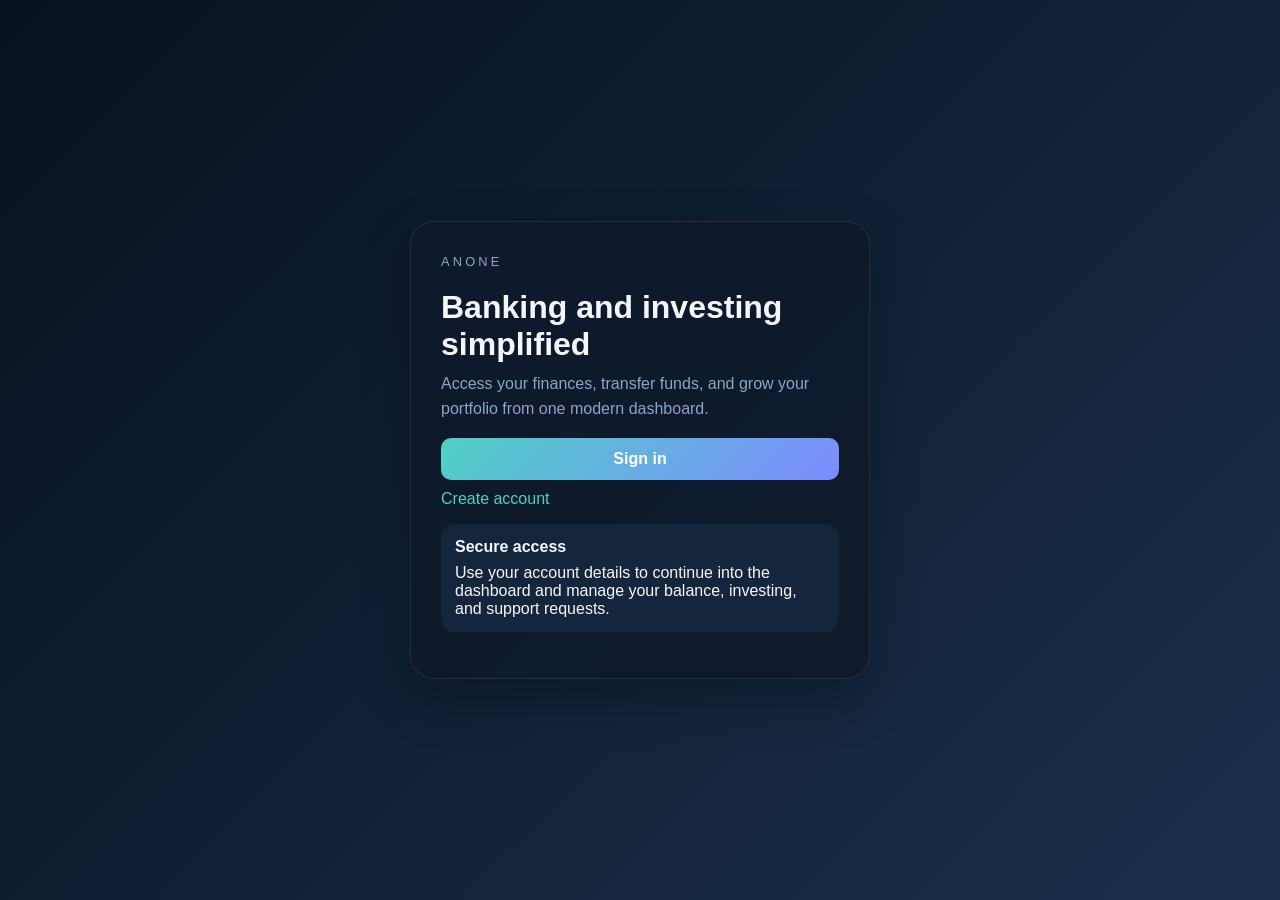
<file: anone-bank/home.html>
<!DOCTYPE html>
<html lang="en">
  <head>
    <meta charset="UTF-8" />
    <meta name="viewport" content="width=device-width, initial-scale=1.0" />
    <title>Anone | Welcome</title>
    <link rel="stylesheet" href="styles.css" />
  </head>
  <body class="auth-body">
    <div class="auth-shell">
      <div class="auth-card">
        <div class="auth-brand">
          <p class="eyebrow">Anone</p>
          <h1>Banking and investing simplified</h1>
          <p>Access your finances, transfer funds, and grow your portfolio from one modern dashboard.</p>
        </div>

        <div class="landing-actions">
          <a class="button-link" href="/login">Sign in</a>
          <a class="ghost-link" href="/signup">Create account</a>
        </div>

        <div class="support-box">
          <p><strong>Secure access</strong></p>
          <p>Use your account details to continue into the dashboard and manage your balance, investing, and support requests.</p>
        </div>
      </div>
    </div>
  </body>
</html>
</file>
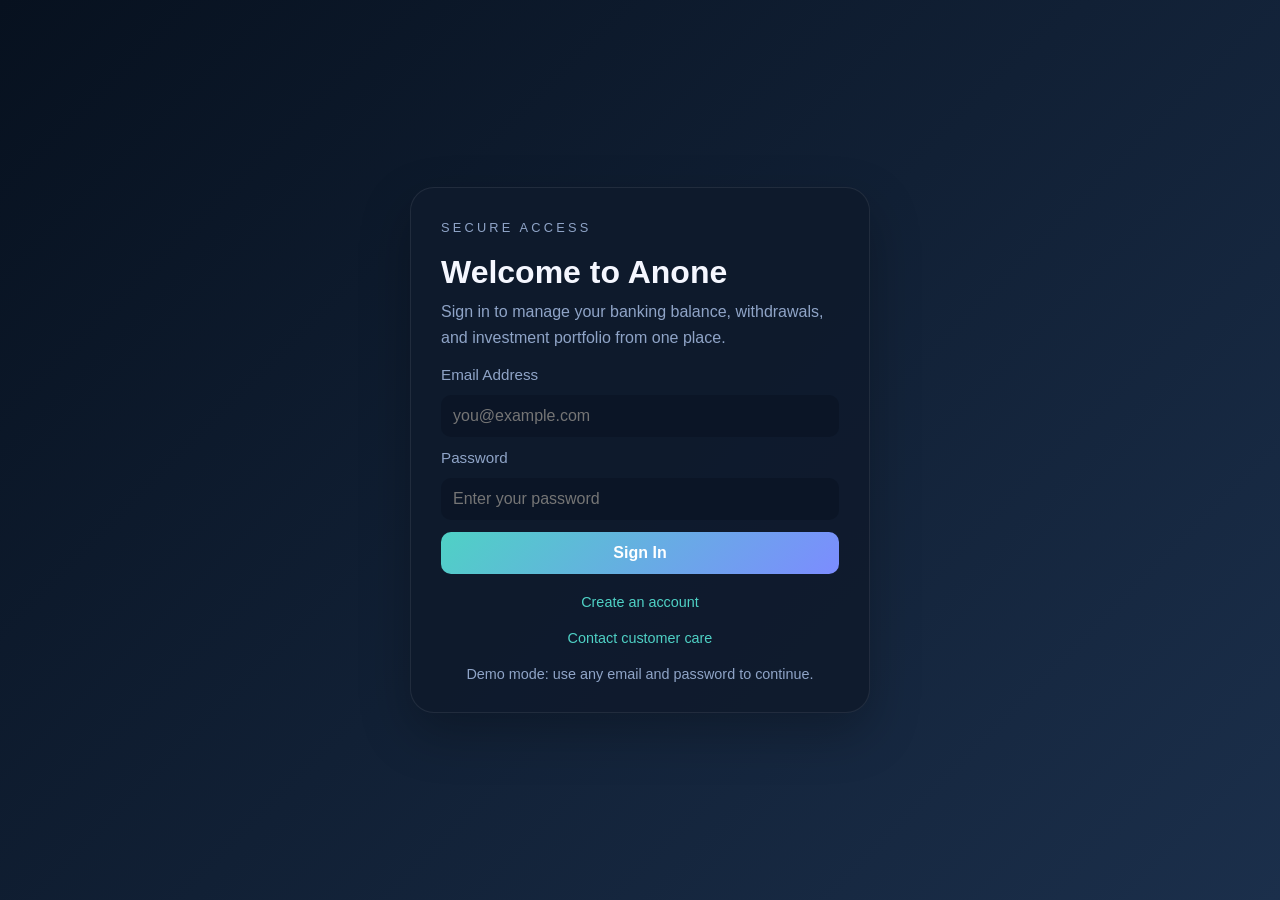
<file: anone-bank/login.html>
<!DOCTYPE html>
<html lang="en">
  <head>
    <meta charset="UTF-8" />
    <meta name="viewport" content="width=device-width, initial-scale=1.0" />
    <title>Anone - Bank & Investment Login</title>
    <link rel="stylesheet" href="styles.css" />
  </head>
  <body class="auth-body">
    <div class="auth-shell">
      <div class="auth-card">
        <div class="auth-brand">
          <p class="eyebrow">Secure Access</p>
          <h1>Welcome to Anone</h1>
          <p>Sign in to manage your banking balance, withdrawals, and investment portfolio from one place.</p>
        </div>

        <form id="login-form" class="auth-form">
          <label for="email">Email Address</label>
          <input type="email" id="email" placeholder="you@example.com" required />

          <label for="password">Password</label>
          <input type="password" id="password" placeholder="Enter your password" required />

          <button type="submit">Sign In</button>
          <p class="auth-hint"><a class="ghost-link" href="signup.html">Create an account</a></p>
          <p class="auth-hint"><a class="ghost-link" href="support.html">Contact customer care</a></p>
          <p class="auth-hint">Demo mode: use any email and password to continue.</p>
        </form>
      </div>
    </div>

    <script src="login.js"></script>
  </body>
</html>
</file>
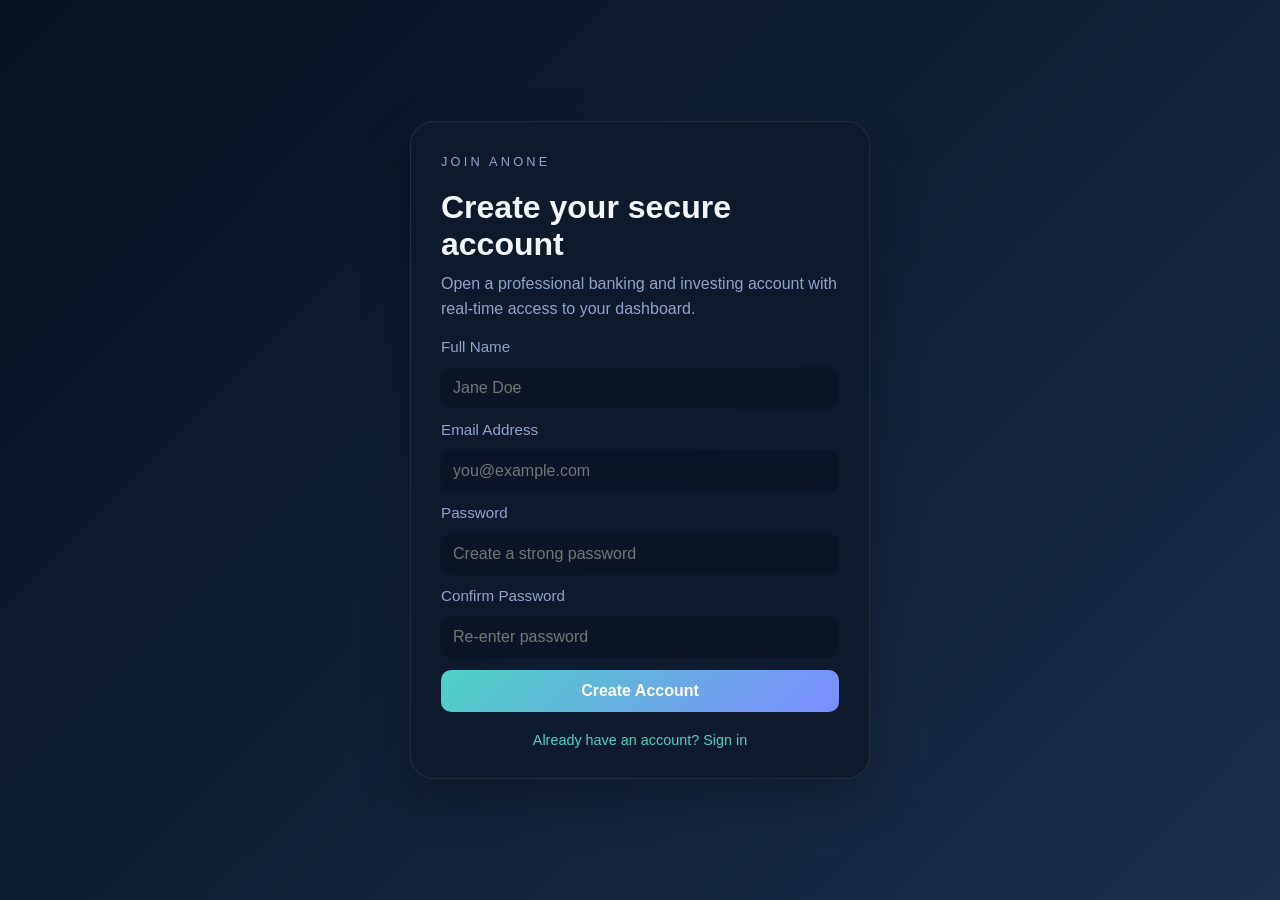
<file: anone-bank/signup.html>
<!DOCTYPE html>
<html lang="en">
  <head>
    <meta charset="UTF-8" />
    <meta name="viewport" content="width=device-width, initial-scale=1.0" />
    <title>Anone - Create Account</title>
    <link rel="stylesheet" href="styles.css" />
  </head>
  <body class="auth-body">
    <div class="auth-shell">
      <div class="auth-card">
        <div class="auth-brand">
          <p class="eyebrow">Join Anone</p>
          <h1>Create your secure account</h1>
          <p>Open a professional banking and investing account with real-time access to your dashboard.</p>
        </div>

        <form id="signup-form" class="auth-form">
          <label for="full-name">Full Name</label>
          <input type="text" id="full-name" placeholder="Jane Doe" required />

          <label for="signup-email">Email Address</label>
          <input type="email" id="signup-email" placeholder="you@example.com" required />

          <label for="signup-password">Password</label>
          <input type="password" id="signup-password" placeholder="Create a strong password" required />

          <label for="confirm-password">Confirm Password</label>
          <input type="password" id="confirm-password" placeholder="Re-enter password" required />

          <button type="submit">Create Account</button>
          <p class="auth-hint"><a class="ghost-link" href="login.html">Already have an account? Sign in</a></p>
        </form>

      </div>
    </div>

    <script src="signup.js"></script>
  </body>
</html>
</file>
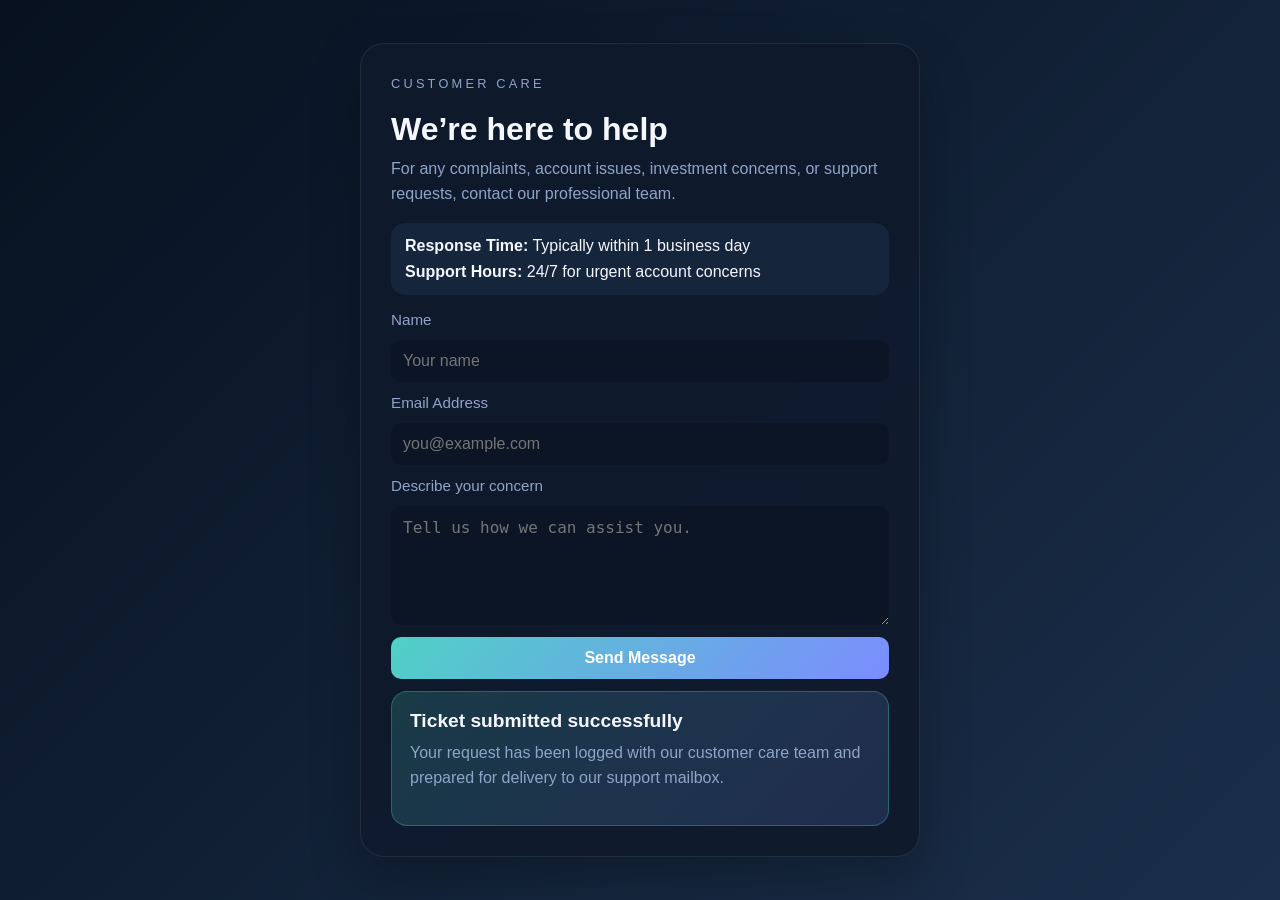
<file: anone-bank/support.html>
<!DOCTYPE html>
<html lang="en">
  <head>
    <meta charset="UTF-8" />
    <meta name="viewport" content="width=device-width, initial-scale=1.0" />
    <title>Anone - Customer Care</title>
    <link rel="stylesheet" href="styles.css" />
  </head>
  <body class="auth-body">
    <div class="auth-shell support-shell">
      <div class="auth-card">
        <div class="auth-brand">
          <p class="eyebrow">Customer Care</p>
          <h1>We’re here to help</h1>
          <p>For any complaints, account issues, investment concerns, or support requests, contact our professional team.</p>
        </div>

        <div class="support-box">
          <p><strong>Response Time:</strong> Typically within 1 business day</p>
          <p><strong>Support Hours:</strong> 24/7 for urgent account concerns</p>
        </div>

        <form id="support-form" class="auth-form">
          <label for="support-name">Name</label>
          <input type="text" id="support-name" placeholder="Your name" required />

          <label for="support-email">Email Address</label>
          <input type="email" id="support-email" placeholder="you@example.com" required />

          <label for="support-message">Describe your concern</label>
          <textarea id="support-message" rows="5" placeholder="Tell us how we can assist you." required></textarea>

          <button type="submit">Send Message</button>
        </form>

        <div id="support-success" class="success-card" hidden>
          <h2>Ticket submitted successfully</h2>
          <p>Your request has been logged with our customer care team and prepared for delivery to our support mailbox.</p>
          <p id="ticket-number" class="ticket-number"></p>
          <p id="support-hint" class="support-hint"></p>
        </div>
      </div>
    </div>

    <script src="support.js"></script>
  </body>
</html>
</file>
<file: anone-bank/styles.css>
:root {
  color-scheme: dark;
  --bg: #07111f;
  --panel: #0f1b2d;
  --panel-2: #15263c;
  --text: #f5f7ff;
  --muted: #8fa4c7;
  --accent: #4fd1c5;
  --accent-2: #7c8cff;
  --danger: #ff6b6b;
}

body.light-theme {
  --bg: #f4f7ff;
  --panel: #ffffff;
  --panel-2: #eef4ff;
  --text: #08111f;
  --muted: #51617d;
  --accent: #1e88e5;
  --accent-2: #6c63ff;
  --danger: #ef5350;
}

* {
  box-sizing: border-box;
  margin: 0;
  padding: 0;
}

body {
  font-family: "Segoe UI", Tahoma, Geneva, Verdana, sans-serif;
  background: linear-gradient(135deg, var(--bg), #1b2f4b);
  color: var(--text);
  min-height: 100vh;
  transition: background 0.25s ease, color 0.25s ease;
}

body.light-theme {
  background: linear-gradient(135deg, #f4f7ff, #e8f0ff);
}

.app-shell {
  max-width: 1200px;
  margin: 0 auto;
  padding: 24px;
}

.topbar {
  display: flex;
  justify-content: space-between;
  align-items: center;
  margin-bottom: 24px;
}

.topbar h1 {
  font-size: 1.8rem;
}

.topbar-actions {
  display: flex;
  align-items: center;
  gap: 12px;
}

.icon-button {
  background: var(--panel-2);
  color: var(--text);
  border: 1px solid rgba(255,255,255,0.08);
  border-radius: 999px;
  padding: 8px 12px;
}

.mobile-nav {
  display: none;
  gap: 12px;
  margin-bottom: 16px;
}

.mobile-nav a {
  color: var(--text);
  text-decoration: none;
  background: var(--panel-2);
  padding: 8px 10px;
  border-radius: 999px;
}

.mobile-nav.open {
  display: flex;
}

.eyebrow {
  color: var(--accent);
  text-transform: uppercase;
  letter-spacing: 0.25em;
  font-size: 0.8rem;
  margin-bottom: 6px;
}

.hero-copy {
  color: var(--muted);
  line-height: 1.6;
  max-width: 560px;
  margin-top: 8px;
}

.dashboard {
  display: grid;
  gap: 20px;
  grid-template-columns: 1.3fr 0.9fr;
}

.card {
  background: var(--panel);
  border: 1px solid rgba(255,255,255,0.08);
  border-radius: 20px;
  padding: 20px;
  box-shadow: 0 14px 36px rgba(0,0,0,0.2);
}

.hero-card {
  grid-column: 1 / 3;
  display: flex;
  justify-content: space-between;
  align-items: center;
  gap: 20px;
  background: linear-gradient(135deg, rgba(124,140,255,0.2), rgba(79,209,197,0.15));
}

.hero-metric {
  min-width: 220px;
  background: rgba(7,17,31,0.45);
  padding: 16px;
  border-radius: 16px;
}

.merged-grid {
  display: grid;
  gap: 12px;
  grid-template-columns: repeat(2, minmax(0, 1fr));
}

.merged-box {
  background: var(--panel-2);
  border-radius: 14px;
  padding: 14px;
  display: grid;
  gap: 6px;
}

.merged-box p {
  color: var(--muted);
}

.merged-box strong {
  font-size: 1.25rem;
}

.merged-box span {
  color: var(--muted);
  font-size: 0.95rem;
}

.hero-metric p {
  color: var(--muted);
}

.profile-card {
  grid-column: 1 / 3;
}

.profile-content {
  display: flex;
  align-items: center;
  gap: 14px;
}

.profile-avatar {
  width: 48px;
  height: 48px;
  border-radius: 50%;
  background: linear-gradient(135deg, var(--accent), var(--accent-2));
  display: flex;
  align-items: center;
  justify-content: center;
  font-weight: 700;
  color: white;
}

.profile-name {
  font-weight: 700;
  margin-bottom: 4px;
}

.profile-email,
.profile-status {
  color: var(--muted);
  font-size: 0.95rem;
}

.hero-metric h3 {
  font-size: 2rem;
  margin: 6px 0;
}

.card-header {
  display: flex;
  justify-content: space-between;
  align-items: center;
  margin-bottom: 16px;
}

.metrics-grid {
  display: grid;
  gap: 12px;
  grid-template-columns: repeat(3, 1fr);
}

.metrics-grid div {
  background: var(--panel-2);
  border-radius: 12px;
  padding: 14px;
}

.metrics-grid p {
  color: var(--muted);
  margin-bottom: 6px;
}

.holdings-list,
.watchlist-list,
.search-results {
  list-style: none;
  display: grid;
  gap: 10px;
}

.holdings-list li,
.watchlist-list li {
  display: flex;
  justify-content: space-between;
  align-items: center;
  background: var(--panel-2);
  border-radius: 12px;
  padding: 12px 14px;
}

.ghost-link {
  color: var(--accent);
  text-decoration: none;
}

.chart {
  width: 100%;
  height: 180px;
  margin-top: 6px;
}

.chart polyline {
  fill: none;
  stroke: var(--accent);
  stroke-width: 3;
}

.chart circle {
  fill: var(--accent-2);
}

.search-bar {
  display: flex;
  gap: 10px;
  margin-bottom: 10px;
}

.search-bar input {
  flex: 1;
}

.inline-form {
  display: grid;
  gap: 8px;
  margin-bottom: 12px;
  padding: 12px;
  border-radius: 12px;
  background: var(--panel-2);
}

.inline-form h3 {
  margin-bottom: 2px;
}

.history-card {
  margin-top: 12px;
  padding: 12px;
  border-radius: 12px;
  background: var(--panel-2);
}

.history-card h3 {
  margin-bottom: 10px;
  font-size: 1rem;
}

.history-list {
  list-style: none;
  display: grid;
  gap: 8px;
}

.history-item {
  display: flex;
  justify-content: space-between;
  align-items: center;
  gap: 8px;
  background: rgba(255,255,255,0.04);
  border-radius: 10px;
  padding: 8px 10px;
}

.history-item strong {
  display: block;
  margin-bottom: 4px;
}

.history-item div {
  color: var(--muted);
  font-size: 0.85rem;
}

.history-meta {
  display: flex;
  flex-direction: column;
  align-items: flex-end;
  gap: 4px;
}

.wallet-row {
  display: flex;
  gap: 8px;
}

.wallet-row input {
  flex: 1;
}

.wallet-row button {
  min-width: 72px;
}

.crypto-balance-card {
  display: flex;
  justify-content: space-between;
  align-items: center;
  gap: 12px;
  background: var(--panel-2);
  border-radius: 14px;
  padding: 14px;
  margin-bottom: 8px;
}

.crypto-balance-card p {
  color: var(--muted);
  margin-bottom: 4px;
}

.crypto-balance-card strong {
  font-size: 1.2rem;
}

.neutral {
  background: rgba(143,164,199,0.2);
  color: var(--muted);
}

.empty-history {
  color: var(--muted);
  font-size: 0.95rem;
}

.field-hint {
  color: var(--muted);
  font-size: 0.8rem;
}

.action-status {
  color: var(--muted);
  font-size: 0.95rem;
  margin-top: 4px;
}

.search-results li {
  background: var(--panel-2);
  border-radius: 12px;
  padding: 12px 14px;
  display: flex;
  justify-content: space-between;
  align-items: center;
}

.search-status {
  color: var(--muted);
  margin-top: 8px;
  font-size: 0.95rem;
}

.positive {
  color: var(--accent);
}

.auth-body {
  display: flex;
  align-items: center;
  justify-content: center;
  padding: 24px;
}

.auth-shell {
  width: 100%;
  max-width: 460px;
}

.auth-card {
  background: rgba(15,27,45,0.95);
  border: 1px solid rgba(255,255,255,0.08);
  border-radius: 24px;
  padding: 30px;
  box-shadow: 0 20px 50px rgba(0,0,0,0.25);
}

.auth-brand h1 {
  margin-bottom: 8px;
}

.auth-brand p {
  color: var(--muted);
  line-height: 1.6;
  margin-bottom: 16px;
}

.auth-form {
  display: grid;
  gap: 12px;
}

.auth-form label {
  color: var(--muted);
  font-size: 0.95rem;
}

input,
textarea,
select,
button {
  border: none;
  border-radius: 10px;
  padding: 12px;
  font-size: 1rem;
}

input,
textarea,
select {
  background: #0b1526;
  color: var(--text);
}

textarea {
  resize: vertical;
}

button {
  cursor: pointer;
  background: linear-gradient(135deg, var(--accent), var(--accent-2));
  color: white;
  font-weight: 600;
}

.auth-hint {
  text-align: center;
  color: var(--muted);
  font-size: 0.9rem;
  margin-top: 8px;
}

.landing-actions {
  display: flex;
  flex-direction: column;
  gap: 10px;
  margin: 16px 0;
}

.button-link {
  display: inline-block;
  text-align: center;
  text-decoration: none;
  padding: 12px 16px;
  border-radius: 10px;
  background: linear-gradient(135deg, var(--accent), var(--accent-2));
  color: white;
  font-weight: 600;
}

.success-card {
  background: linear-gradient(135deg, rgba(79,209,197,0.18), rgba(124,140,255,0.16));
  border: 1px solid rgba(79,209,197,0.3);
  border-radius: 16px;
  padding: 18px;
  margin-top: 12px;
  display: grid;
  gap: 8px;
}

.success-card h2 {
  font-size: 1.2rem;
}

.success-card p {
  color: var(--muted);
  line-height: 1.6;
}

.ticket-number {
  font-weight: 600;
  color: var(--accent);
}

.support-box {
  background: var(--panel-2);
  border-radius: 14px;
  padding: 14px;
  margin-bottom: 16px;
  display: grid;
  gap: 8px;
}

.support-shell {
  max-width: 560px;
}

@media (max-width: 900px) {
  .dashboard {
    grid-template-columns: 1fr;
  }

  .hero-card {
    grid-column: auto;
    flex-direction: column;
    align-items: flex-start;
  }

  .profile-card {
    grid-column: auto;
  }

  .metrics-grid {
    grid-template-columns: 1fr;
  }

  .merged-grid {
    grid-template-columns: 1fr;
  }

  .topbar {
    flex-direction: column;
    align-items: flex-start;
    gap: 12px;
  }

  .topbar-actions {
    flex-wrap: wrap;
  }

  .menu-button {
    display: inline-flex;
  }
}

@media (min-width: 901px) {
  .menu-button {
    display: none;
  }
}
</file>
